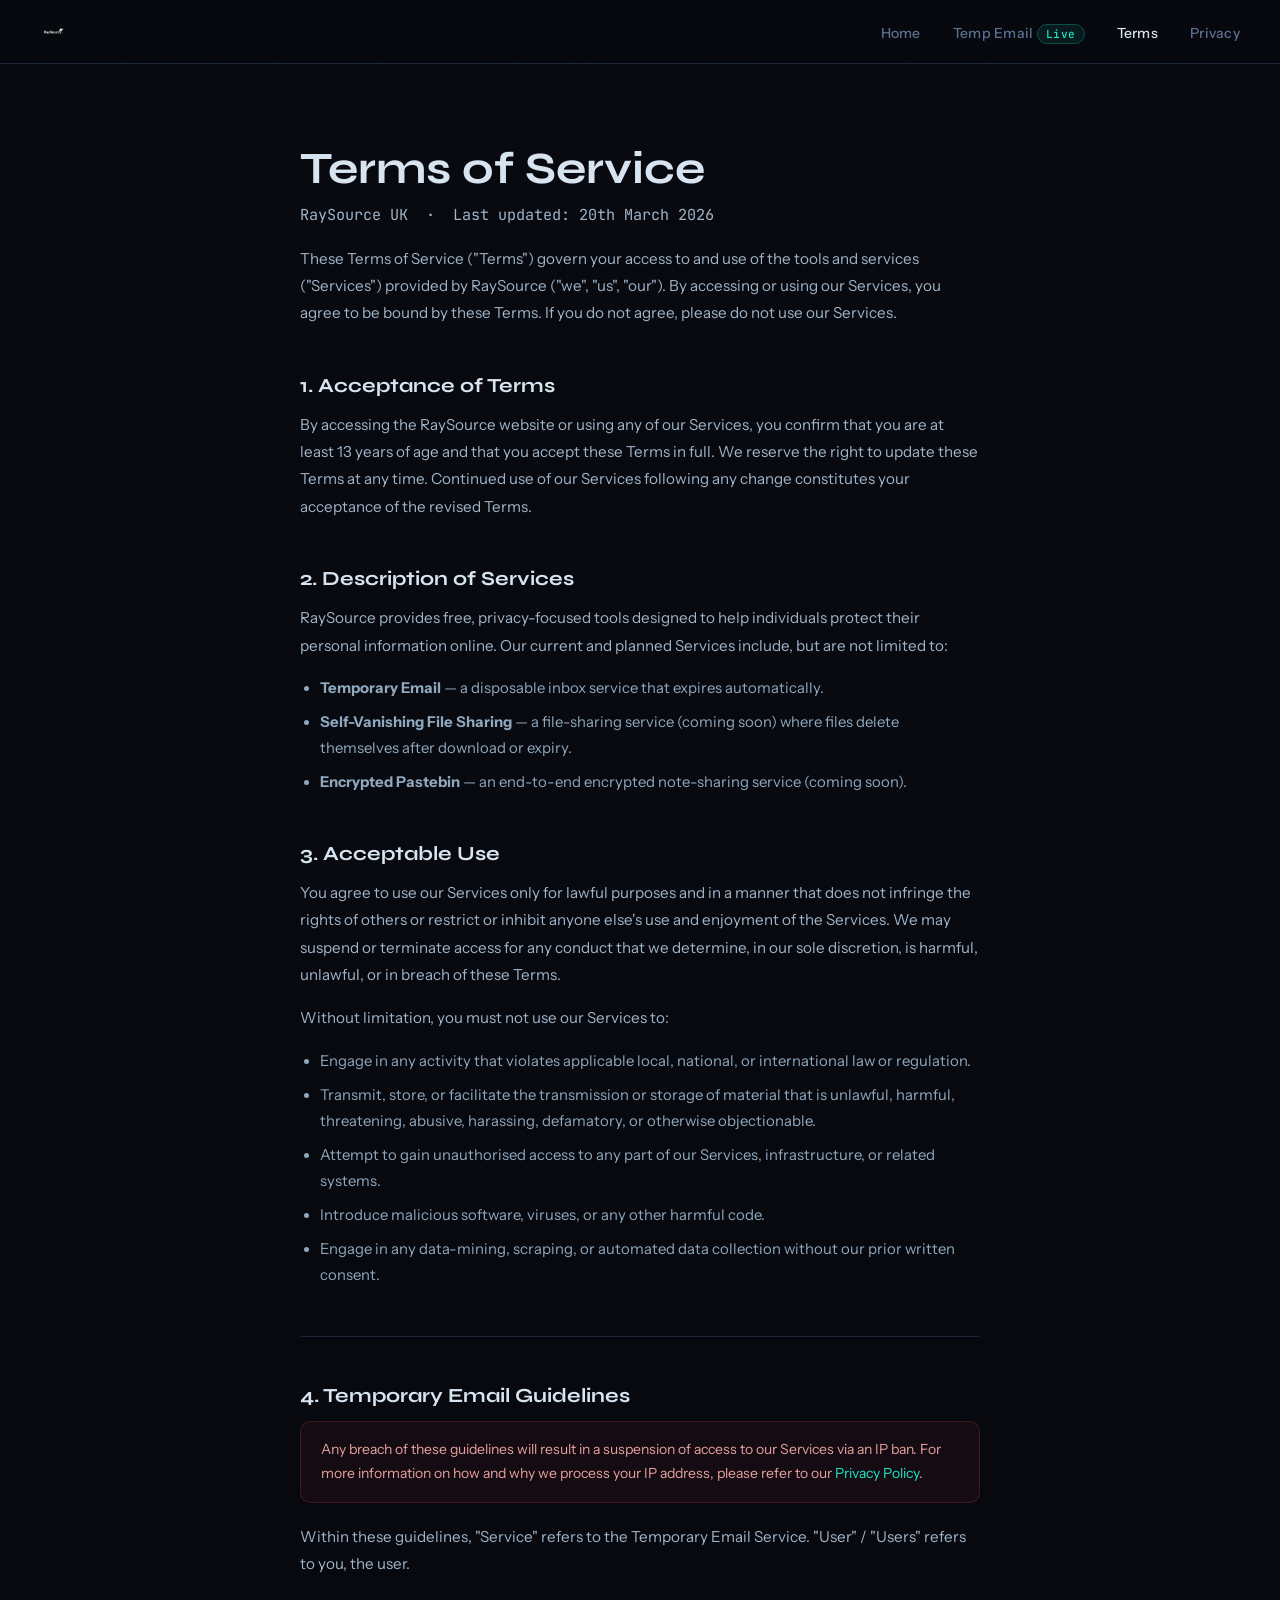
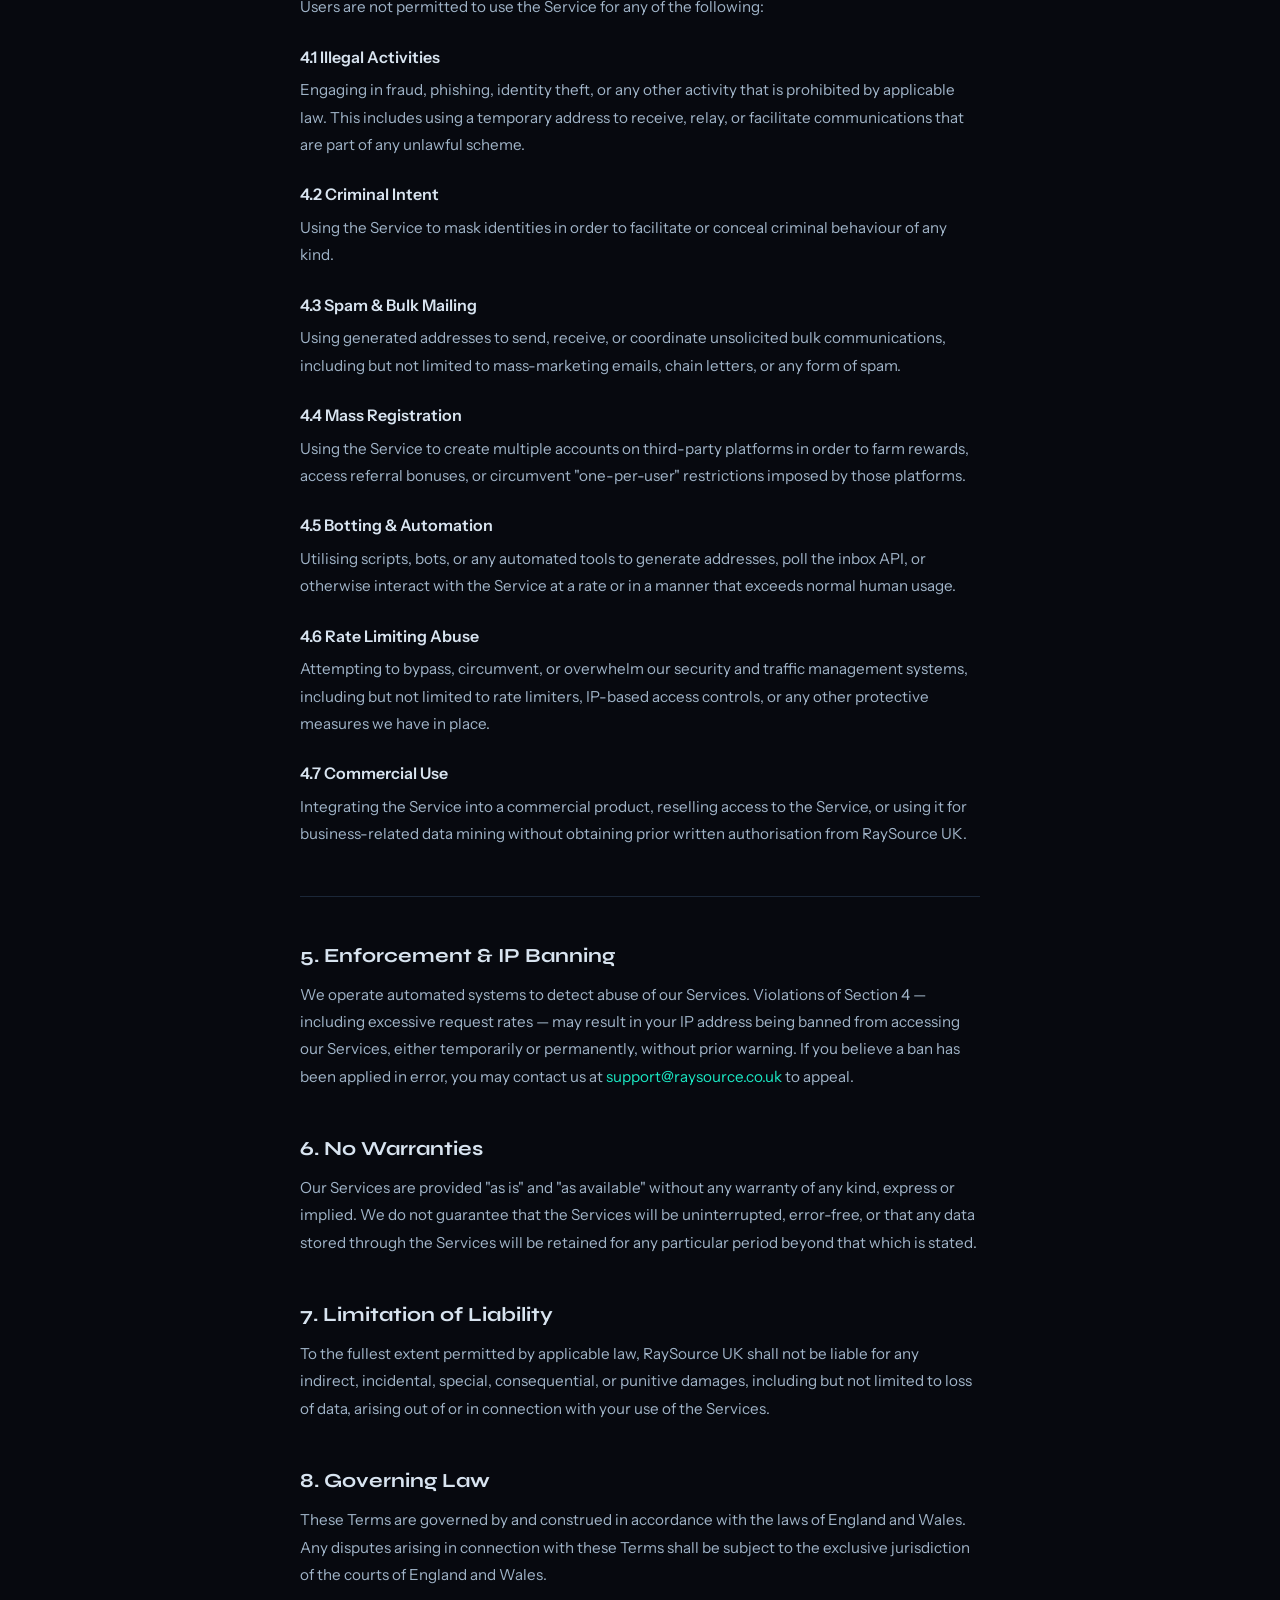
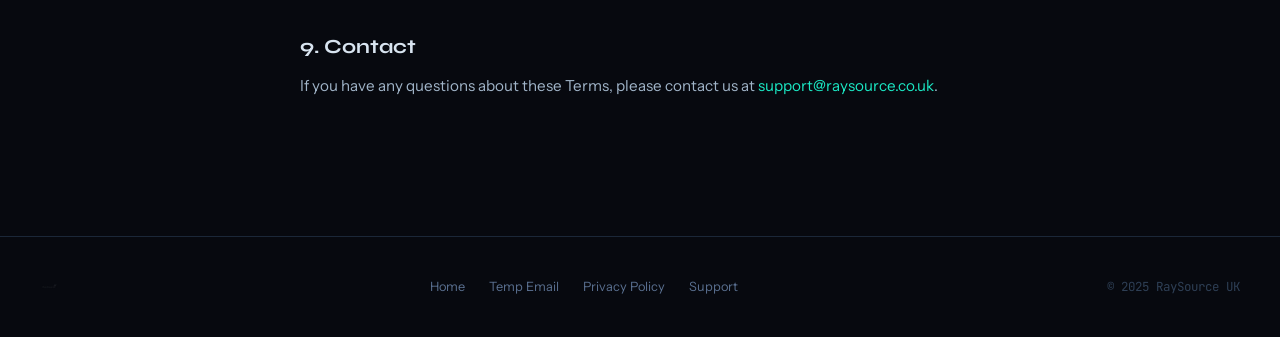
<file: tos/index.html>
<!DOCTYPE html>
<html lang="en-GB">
<head>
  <meta charset="UTF-8" />
  <meta name="viewport" content="width=device-width, initial-scale=1.0" />
  <title>Terms of Service — RaySource</title>
  <meta name="description" content="RaySource Terms of Service. Read our terms before using our privacy tools." />
  <link rel="icon" type="image/png" href="/assets/logo-ray-grey.png" />
  <link rel="stylesheet" href="/assets/style.css" />
</head>
<body class="page">

  <nav>
    <a href="/" class="nav-logo">
      <img src="/assets/logo-text-white.png" alt="RaySource" onerror="this.style.display='none'; this.nextElementSibling.style.display='block'">
      <img src="/assets/logo-text-grey.png" alt="RaySource" style="display:none">
    </a>
    <ul class="nav-links">
      <li><a href="/">Home</a></li>
      <li><a href="/temp-email">Temp Email <span class="nav-badge">Live</span></a></li>
      <li><a href="/tos" class="active">Terms</a></li>
      <li><a href="/privacy">Privacy</a></li>
    </ul>
  </nav>

  <article class="legal-wrap anim-up">

    <h1>Terms of Service</h1>
    <p class="legal-meta">RaySource UK &nbsp;·&nbsp; Last updated: 20th March 2026</p>

    <p>
      These Terms of Service ("Terms") govern your access to and use of the tools and services ("Services") provided by RaySource ("we", "us", "our"). By accessing or using our Services, you agree to be bound by these Terms. If you do not agree, please do not use our Services.
    </p>

    <h2>1. Acceptance of Terms</h2>
    <p>
      By accessing the RaySource website or using any of our Services, you confirm that you are at least 13 years of age and that you accept these Terms in full. We reserve the right to update these Terms at any time. Continued use of our Services following any change constitutes your acceptance of the revised Terms.
    </p>

    <h2>2. Description of Services</h2>
    <p>
      RaySource provides free, privacy-focused tools designed to help individuals protect their personal information online. Our current and planned Services include, but are not limited to:
    </p>
    <ul>
      <li><strong>Temporary Email</strong> — a disposable inbox service that expires automatically.</li>
      <li><strong>Self-Vanishing File Sharing</strong> — a file-sharing service (coming soon) where files delete themselves after download or expiry.</li>
      <li><strong>Encrypted Pastebin</strong> — an end-to-end encrypted note-sharing service (coming soon).</li>
    </ul>

    <h2>3. Acceptable Use</h2>
    <p>
      You agree to use our Services only for lawful purposes and in a manner that does not infringe the rights of others or restrict or inhibit anyone else's use and enjoyment of the Services. We may suspend or terminate access for any conduct that we determine, in our sole discretion, is harmful, unlawful, or in breach of these Terms.
    </p>
    <p>
      Without limitation, you must not use our Services to:
    </p>
    <ul>
      <li>Engage in any activity that violates applicable local, national, or international law or regulation.</li>
      <li>Transmit, store, or facilitate the transmission or storage of material that is unlawful, harmful, threatening, abusive, harassing, defamatory, or otherwise objectionable.</li>
      <li>Attempt to gain unauthorised access to any part of our Services, infrastructure, or related systems.</li>
      <li>Introduce malicious software, viruses, or any other harmful code.</li>
      <li>Engage in any data-mining, scraping, or automated data collection without our prior written consent.</li>
    </ul>

    <hr class="legal-divider" />

    <h2>4. Temporary Email Guidelines</h2>

    <div class="legal-alert">
      Any breach of these guidelines will result in a suspension of access to our Services via an IP ban. For more information on how and why we process your IP address, please refer to our <a href="/privacy">Privacy Policy</a>.
    </div>

    <p>
      Within these guidelines, "Service" refers to the Temporary Email Service. "User" / "Users" refers to you, the user.
    </p>

    <p>Users are not permitted to use the Service for any of the following:</p>

    <h3>4.1 Illegal Activities</h3>
    <p>
      Engaging in fraud, phishing, identity theft, or any other activity that is prohibited by applicable law. This includes using a temporary address to receive, relay, or facilitate communications that are part of any unlawful scheme.
    </p>

    <h3>4.2 Criminal Intent</h3>
    <p>
      Using the Service to mask identities in order to facilitate or conceal criminal behaviour of any kind.
    </p>

    <h3>4.3 Spam &amp; Bulk Mailing</h3>
    <p>
      Using generated addresses to send, receive, or coordinate unsolicited bulk communications, including but not limited to mass-marketing emails, chain letters, or any form of spam.
    </p>

    <h3>4.4 Mass Registration</h3>
    <p>
      Using the Service to create multiple accounts on third-party platforms in order to farm rewards, access referral bonuses, or circumvent "one-per-user" restrictions imposed by those platforms.
    </p>

    <h3>4.5 Botting &amp; Automation</h3>
    <p>
      Utilising scripts, bots, or any automated tools to generate addresses, poll the inbox API, or otherwise interact with the Service at a rate or in a manner that exceeds normal human usage.
    </p>

    <h3>4.6 Rate Limiting Abuse</h3>
    <p>
      Attempting to bypass, circumvent, or overwhelm our security and traffic management systems, including but not limited to rate limiters, IP-based access controls, or any other protective measures we have in place.
    </p>

    <h3>4.7 Commercial Use</h3>
    <p>
      Integrating the Service into a commercial product, reselling access to the Service, or using it for business-related data mining without obtaining prior written authorisation from RaySource UK.
    </p>

    <hr class="legal-divider" />

    <h2>5. Enforcement &amp; IP Banning</h2>
    <p>
      We operate automated systems to detect abuse of our Services. Violations of Section 4 — including excessive request rates — may result in your IP address being banned from accessing our Services, either temporarily or permanently, without prior warning. If you believe a ban has been applied in error, you may contact us at <a href="mailto:support@raysource.co.uk">support@raysource.co.uk</a> to appeal.
    </p>

    <h2>6. No Warranties</h2>
    <p>
      Our Services are provided "as is" and "as available" without any warranty of any kind, express or implied. We do not guarantee that the Services will be uninterrupted, error-free, or that any data stored through the Services will be retained for any particular period beyond that which is stated.
    </p>

    <h2>7. Limitation of Liability</h2>
    <p>
      To the fullest extent permitted by applicable law, RaySource UK shall not be liable for any indirect, incidental, special, consequential, or punitive damages, including but not limited to loss of data, arising out of or in connection with your use of the Services.
    </p>

    <h2>8. Governing Law</h2>
    <p>
      These Terms are governed by and construed in accordance with the laws of England and Wales. Any disputes arising in connection with these Terms shall be subject to the exclusive jurisdiction of the courts of England and Wales.
    </p>

    <h2>9. Contact</h2>
    <p>
      If you have any questions about these Terms, please contact us at <a href="mailto:support@raysource.co.uk">support@raysource.co.uk</a>.
    </p>

  </article>

  <footer>
    <img src="/assets/logo-text-grey.png" alt="RaySource" style="height:20px; opacity:0.5;" onerror="this.style.display='none'">
    <div class="footer-links">
      <a href="/">Home</a>
      <a href="/temp-email">Temp Email</a>
      <a href="/privacy">Privacy Policy</a>
      <a href="mailto:support@raysource.co.uk">Support</a>
    </div>
    <span class="footer-copy">© 2025 RaySource UK</span>
  </footer>

</body>
</html>
</file>
<file: assets/style.css>
/* ============================================================
   RaySource — Global Stylesheet
   ============================================================ */

@import url('https://fonts.googleapis.com/css2?family=Syne:wght@600;700;800&family=Instrument+Sans:wght@400;500;600&family=JetBrains+Mono:wght@400;500&display=swap');

/* ── Variables ─────────────────────────────────────────────── */
:root {
  --bg:          #07090f;
  --surface:     #0e1219;
  --surface-2:   #131b26;
  --border:      #1b2738;
  --accent:      #1be8c4;
  --accent-glow: rgba(27, 232, 196, 0.18);
  --accent-dim:  rgba(27, 232, 196, 0.08);
  --text:        #d8e4f0;
  --text-muted:  #5a7090;
  --text-dim:    #2e3f55;
  --red:         #e84b4b;
  --radius:      10px;
  --radius-lg:   18px;
}

/* ── Reset ──────────────────────────────────────────────────── */
*, *::before, *::after { box-sizing: border-box; margin: 0; padding: 0; }
html { scroll-behavior: smooth; }
body {
  font-family: 'Instrument Sans', sans-serif;
  background: var(--bg);
  color: var(--text);
  min-height: 100vh;
  overflow-x: hidden;
  -webkit-font-smoothing: antialiased;
}

/* ── Noise texture overlay ──────────────────────────────────── */
body::before {
  content: '';
  position: fixed;
  inset: 0;
  background-image: url("data:image/svg+xml,%3Csvg viewBox='0 0 256 256' xmlns='http://www.w3.org/2000/svg'%3E%3Cfilter id='noise'%3E%3CfeTurbulence type='fractalNoise' baseFrequency='0.9' numOctaves='4' stitchTiles='stitch'/%3E%3C/filter%3E%3Crect width='100%25' height='100%25' filter='url(%23noise)' opacity='0.035'/%3E%3C/svg%3E");
  pointer-events: none;
  z-index: 9999;
  opacity: 0.4;
}

/* ── Typography ─────────────────────────────────────────────── */
h1, h2, h3, h4 {
  font-family: 'Syne', sans-serif;
  line-height: 1.1;
}
a {
  color: var(--accent);
  text-decoration: none;
  transition: opacity 0.2s;
}
a:hover { opacity: 0.75; }

/* ── Nav ────────────────────────────────────────────────────── */
nav {
  position: fixed;
  top: 0; left: 0; right: 0;
  z-index: 100;
  display: flex;
  align-items: center;
  justify-content: space-between;
  padding: 0 40px;
  height: 64px;
  background: rgba(7, 9, 15, 0.82);
  backdrop-filter: blur(18px);
  -webkit-backdrop-filter: blur(18px);
  border-bottom: 1px solid var(--border);
}

.nav-logo {
  display: flex;
  align-items: center;
  gap: 10px;
  text-decoration: none;
}
.nav-logo img { height: 28px; width: auto; }

.nav-links {
  display: flex;
  align-items: center;
  gap: 32px;
  list-style: none;
}
.nav-links a {
  font-size: 0.875rem;
  font-weight: 500;
  color: var(--text-muted);
  letter-spacing: 0.02em;
  transition: color 0.2s;
  text-decoration: none;
}
.nav-links a:hover,
.nav-links a.active { color: var(--text); }

.nav-badge {
  font-family: 'JetBrains Mono', monospace;
  font-size: 0.7rem;
  color: var(--accent);
  background: var(--accent-dim);
  border: 1px solid rgba(27, 232, 196, 0.25);
  padding: 2px 8px;
  border-radius: 20px;
  letter-spacing: 0.04em;
}

/* ── Page wrapper ───────────────────────────────────────────── */
.page { padding-top: 64px; }

/* ── Buttons ────────────────────────────────────────────────── */
.btn {
  display: inline-flex;
  align-items: center;
  gap: 8px;
  padding: 10px 22px;
  border-radius: var(--radius);
  font-family: 'Instrument Sans', sans-serif;
  font-weight: 600;
  font-size: 0.9rem;
  letter-spacing: 0.01em;
  cursor: pointer;
  transition: all 0.2s;
  border: none;
  text-decoration: none;
}
.btn-primary {
  background: var(--accent);
  color: #03100d;
}
.btn-primary:hover {
  background: #22f5d1;
  box-shadow: 0 0 24px var(--accent-glow);
  opacity: 1;
}
.btn-outline {
  background: transparent;
  color: var(--text);
  border: 1px solid var(--border);
}
.btn-outline:hover {
  border-color: var(--accent);
  color: var(--accent);
  opacity: 1;
}
.btn-ghost {
  background: var(--accent-dim);
  color: var(--accent);
  border: 1px solid rgba(27, 232, 196, 0.2);
}
.btn-ghost:hover {
  background: rgba(27, 232, 196, 0.14);
  opacity: 1;
}

/* ── Cards ──────────────────────────────────────────────────── */
.card {
  background: var(--surface);
  border: 1px solid var(--border);
  border-radius: var(--radius-lg);
  padding: 28px;
}
.card-hover {
  transition: border-color 0.2s, transform 0.2s, box-shadow 0.2s;
}
.card-hover:hover {
  border-color: rgba(27, 232, 196, 0.3);
  transform: translateY(-2px);
  box-shadow: 0 12px 40px rgba(0,0,0,0.4);
}

/* ── Pill / Tag ─────────────────────────────────────────────── */
.pill {
  display: inline-flex;
  align-items: center;
  gap: 6px;
  font-family: 'JetBrains Mono', monospace;
  font-size: 0.72rem;
  letter-spacing: 0.06em;
  padding: 4px 12px;
  border-radius: 20px;
}
.pill-active {
  background: rgba(27, 232, 196, 0.1);
  color: var(--accent);
  border: 1px solid rgba(27, 232, 196, 0.3);
}
.pill-coming {
  background: rgba(255,255,255,0.04);
  color: var(--text-muted);
  border: 1px solid var(--border);
}
.pill-dot {
  width: 6px; height: 6px;
  border-radius: 50%;
  background: currentColor;
  animation: pulse 2s infinite;
}
@keyframes pulse {
  0%, 100% { opacity: 1; }
  50% { opacity: 0.3; }
}

/* ── Footer ─────────────────────────────────────────────────── */
footer {
  border-top: 1px solid var(--border);
  padding: 40px;
  display: flex;
  align-items: center;
  justify-content: space-between;
  gap: 24px;
  flex-wrap: wrap;
  margin-top: auto;
}
.footer-links {
  display: flex;
  gap: 24px;
  flex-wrap: wrap;
}
.footer-links a {
  font-size: 0.8rem;
  color: var(--text-muted);
  text-decoration: none;
  transition: color 0.2s;
}
.footer-links a:hover { color: var(--text); }
.footer-copy {
  font-size: 0.78rem;
  color: var(--text-dim);
  font-family: 'JetBrains Mono', monospace;
}

/* ── Legal pages ────────────────────────────────────────────── */
.legal-wrap {
  max-width: 760px;
  margin: 0 auto;
  padding: 80px 40px 120px;
}
.legal-wrap h1 {
  font-size: clamp(2rem, 4vw, 2.8rem);
  margin-bottom: 8px;
  color: var(--text);
}
.legal-meta {
  font-size: 0.8rem;
  color: var(--text-muted);
  font-family: 'JetBrains Mono', monospace;
  margin-bottom: 56px;
}
.legal-wrap h2 {
  font-size: 1.25rem;
  margin: 48px 0 14px;
  color: var(--text);
}
.legal-wrap h3 {
  font-size: 1rem;
  font-family: 'Instrument Sans', sans-serif;
  font-weight: 600;
  margin: 28px 0 10px;
  color: var(--text);
}
.legal-wrap p {
  font-size: 0.95rem;
  line-height: 1.8;
  color: #a0b4c8;
  margin-bottom: 16px;
}
.legal-wrap ul {
  padding-left: 20px;
  margin-bottom: 20px;
}
.legal-wrap li {
  font-size: 0.93rem;
  line-height: 1.75;
  color: #8fa8be;
  margin-bottom: 8px;
}
.legal-divider {
  border: none;
  border-top: 1px solid var(--border);
  margin: 48px 0;
}
.legal-alert {
  background: rgba(232, 75, 75, 0.06);
  border: 1px solid rgba(232, 75, 75, 0.2);
  border-radius: var(--radius);
  padding: 16px 20px;
  font-size: 0.875rem;
  color: #e8a0a0;
  line-height: 1.7;
  margin-bottom: 20px;
}

/* ── Utility ────────────────────────────────────────────────── */
.mono { font-family: 'JetBrains Mono', monospace; }
.text-accent { color: var(--accent); }
.text-muted { color: var(--text-muted); }

/* ── Animations ─────────────────────────────────────────────── */
@keyframes fadeUp {
  from { opacity: 0; transform: translateY(24px); }
  to   { opacity: 1; transform: translateY(0); }
}
@keyframes fadeIn {
  from { opacity: 0; }
  to   { opacity: 1; }
}
.anim-up { animation: fadeUp 0.7s cubic-bezier(0.22,1,0.36,1) both; }
.anim-up-2 { animation: fadeUp 0.7s 0.12s cubic-bezier(0.22,1,0.36,1) both; }
.anim-up-3 { animation: fadeUp 0.7s 0.24s cubic-bezier(0.22,1,0.36,1) both; }
.anim-up-4 { animation: fadeUp 0.7s 0.36s cubic-bezier(0.22,1,0.36,1) both; }
.anim-up-5 { animation: fadeUp 0.7s 0.48s cubic-bezier(0.22,1,0.36,1) both; }
.anim-fade { animation: fadeIn 1s both; }

/* ── Responsive ─────────────────────────────────────────────── */
@media (max-width: 640px) {
  nav { padding: 0 20px; }
  .nav-links { gap: 18px; }
  footer { padding: 32px 20px; flex-direction: column; align-items: flex-start; }
  .legal-wrap { padding: 60px 20px 80px; }
}
</file>
